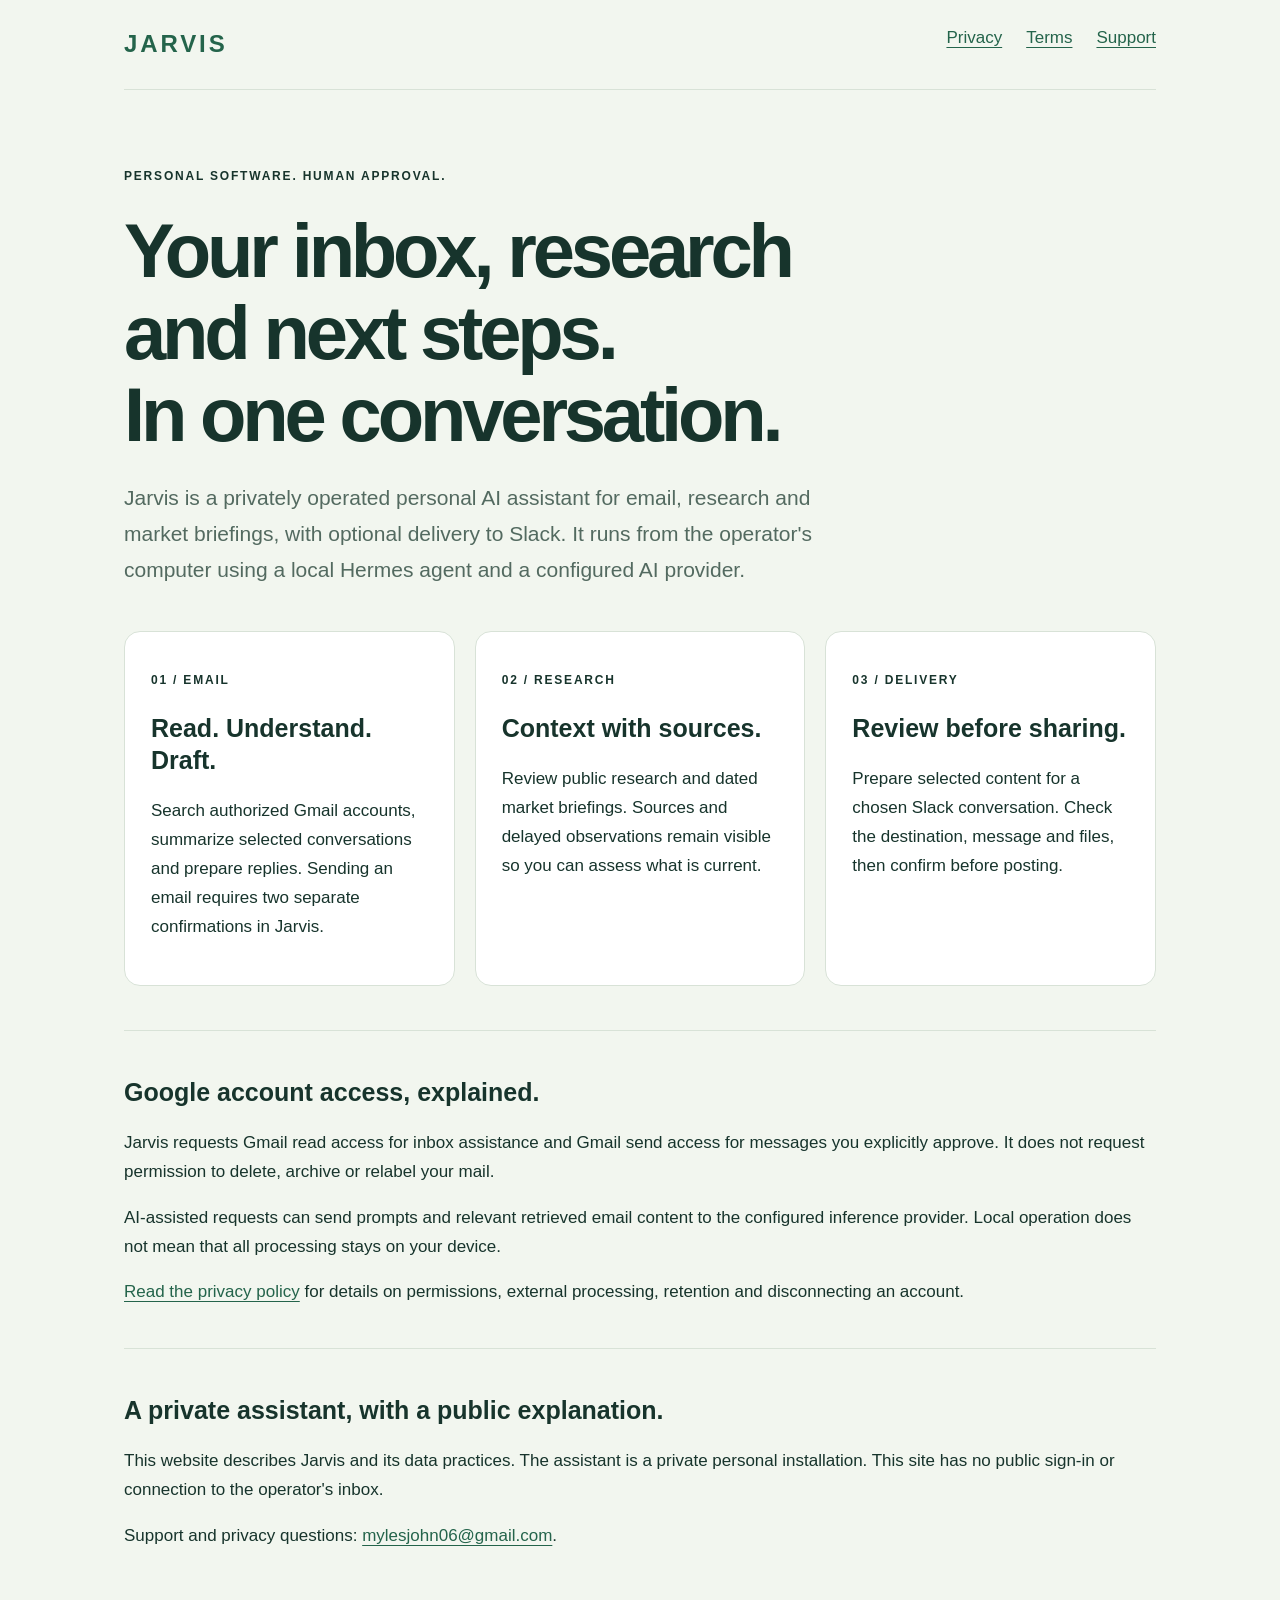
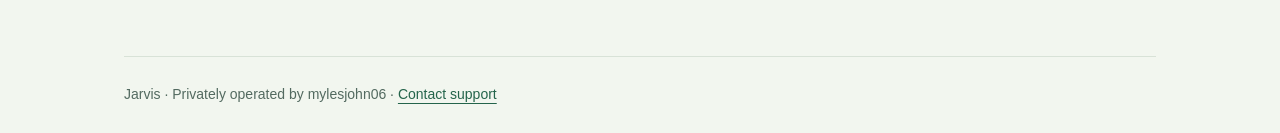
<file: index.html>
<!doctype html><html lang="en"><head><meta charset="utf-8"><meta name="viewport" content="width=device-width,initial-scale=1"><meta name="description" content="Jarvis personal assistant: Gmail, research, reviewed Slack delivery, privacy and support."><title>Personal AI assistant | Jarvis</title><link rel="stylesheet" href="./styles.css"></head><body><div class="wrap"><nav aria-label="Main navigation"><a class="brand" href="./">JARVIS</a><div><a href="./privacy/">Privacy</a><a href="./terms/">Terms</a><a href="mailto:mylesjohn06@gmail.com">Support</a></div></nav><main><p class="eyebrow">Personal software. Human approval.</p><h1>Your inbox, research<br>and next steps.<br>In one conversation.</h1><p class="lead">Jarvis is a privately operated personal AI assistant for email, research and market briefings, with optional delivery to Slack. It runs from the operator's computer using a local Hermes agent and a configured AI provider.</p><div class="cards"><section class="card"><p class="eyebrow">01 / Email</p><h2>Read. Understand. Draft.</h2><p>Search authorized Gmail accounts, summarize selected conversations and prepare replies. Sending an email requires two separate confirmations in Jarvis.</p></section><section class="card"><p class="eyebrow">02 / Research</p><h2>Context with sources.</h2><p>Review public research and dated market briefings. Sources and delayed observations remain visible so you can assess what is current.</p></section><section class="card"><p class="eyebrow">03 / Delivery</p><h2>Review before sharing.</h2><p>Prepare selected content for a chosen Slack conversation. Check the destination, message and files, then confirm before posting.</p></section></div><section><h2>Google account access, explained.</h2><p>Jarvis requests Gmail read access for inbox assistance and Gmail send access for messages you explicitly approve. It does not request permission to delete, archive or relabel your mail.</p><p>AI-assisted requests can send prompts and relevant retrieved email content to the configured inference provider. Local operation does not mean that all processing stays on your device.</p><p><a href="privacy/">Read the privacy policy</a> for details on permissions, external processing, retention and disconnecting an account.</p></section><section><h2>A private assistant, with a public explanation.</h2><p>This website describes Jarvis and its data practices. The assistant is a private personal installation. This site has no public sign-in or connection to the operator's inbox.</p><p>Support and privacy questions: <a href="mailto:mylesjohn06@gmail.com">mylesjohn06@gmail.com</a>.</p></section></main><footer>Jarvis · Privately operated by mylesjohn06 · <a href="mailto:mylesjohn06@gmail.com">Contact support</a></footer></div></body></html>
</file>
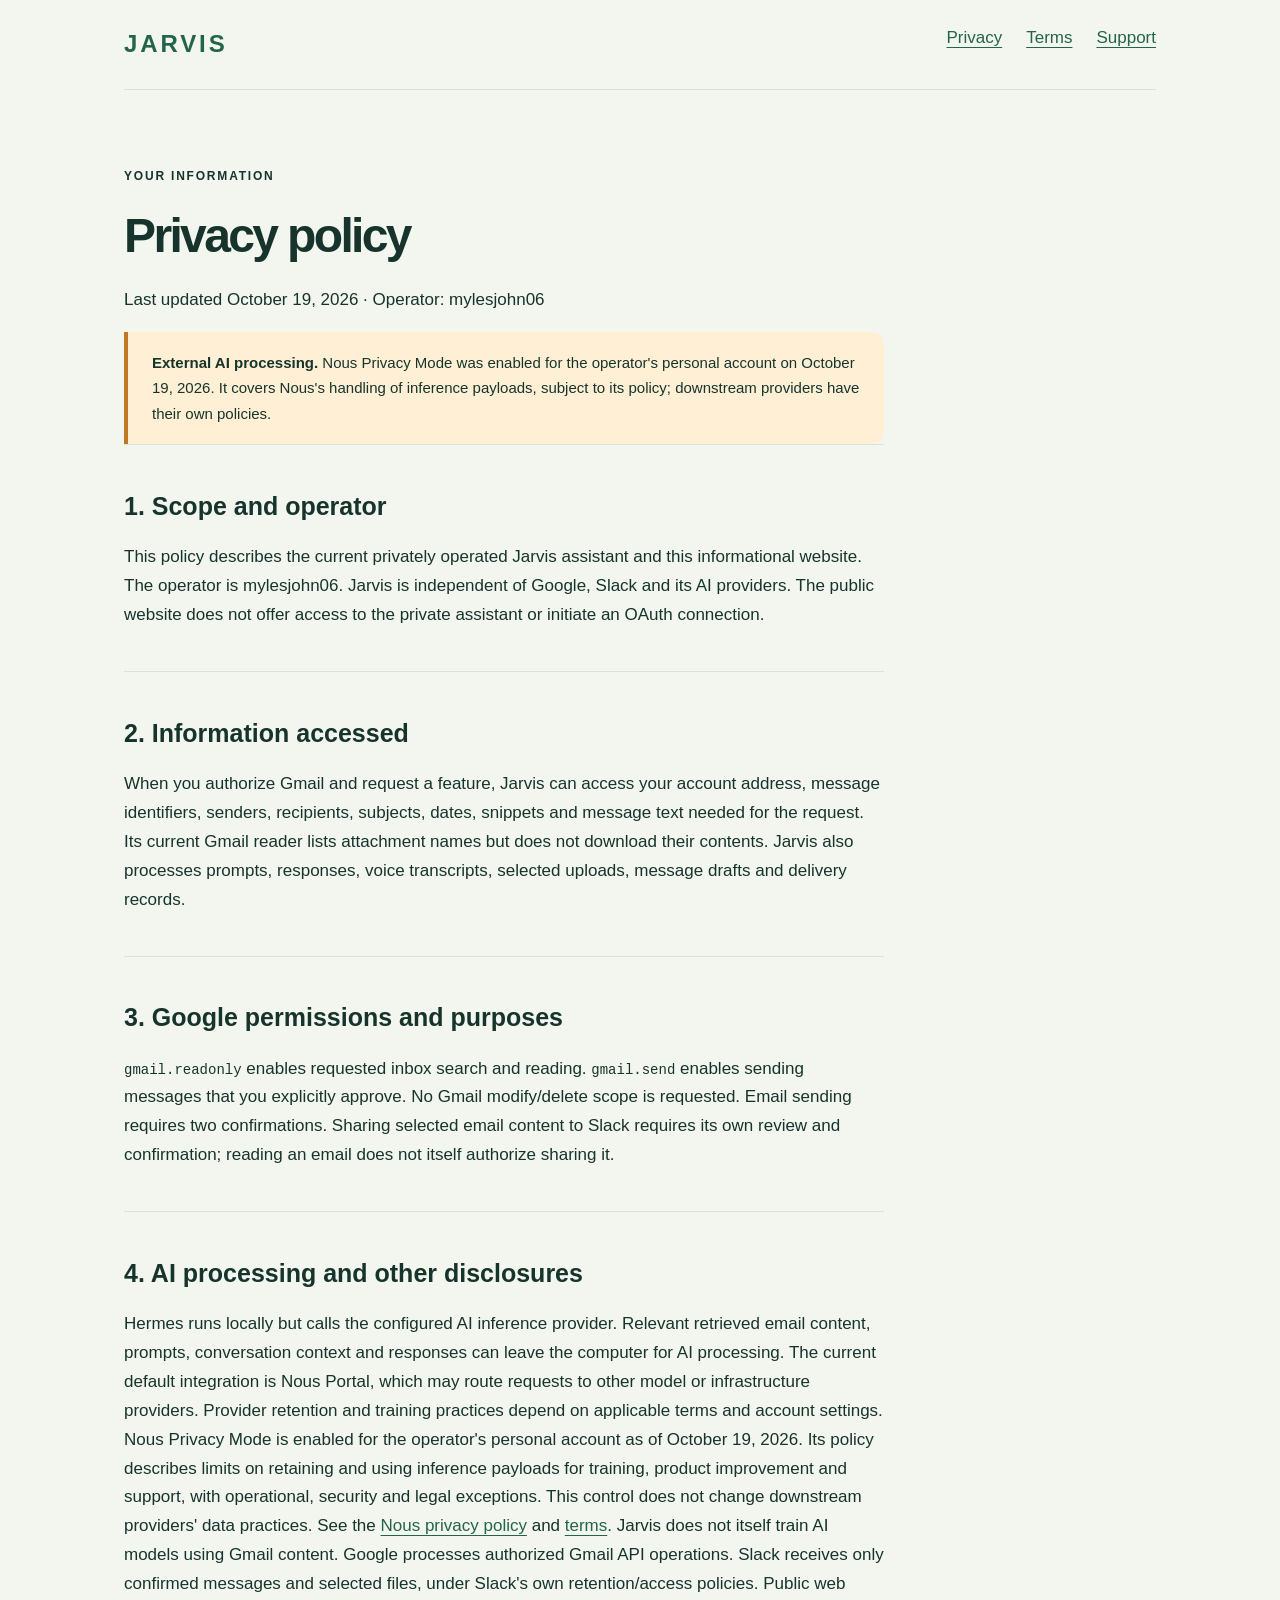
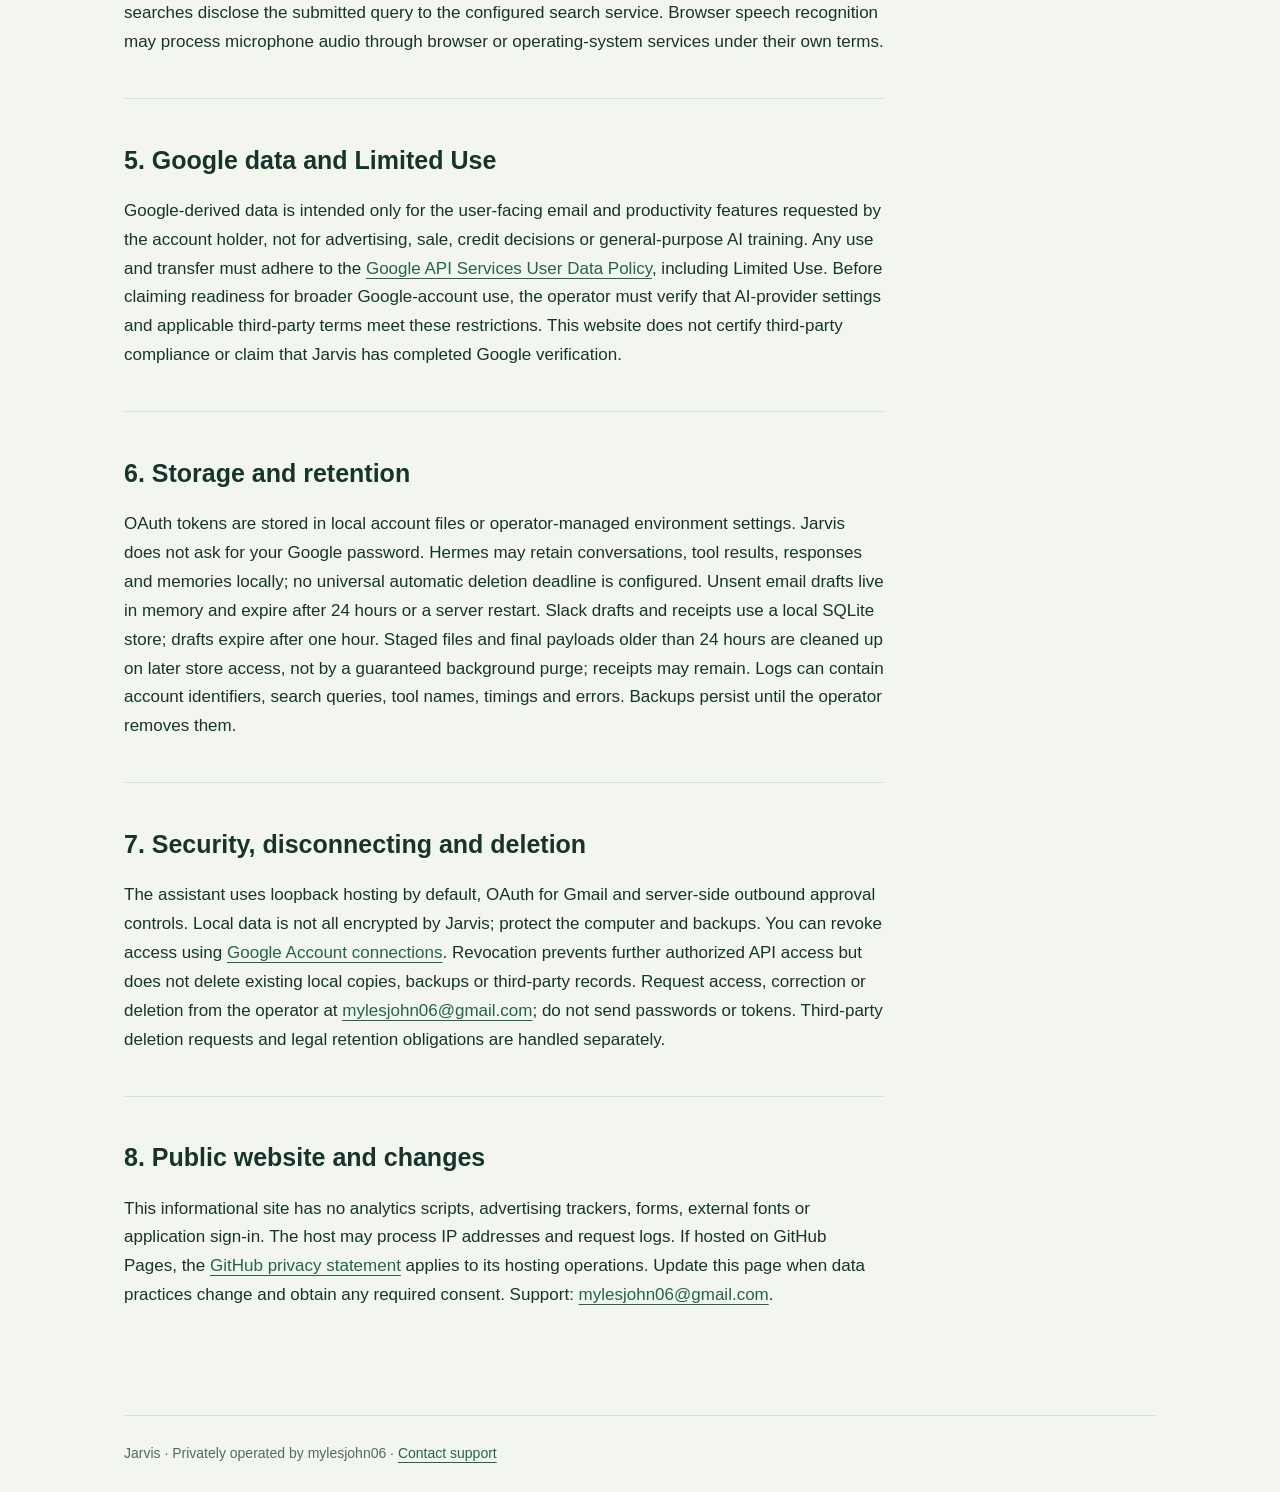
<file: privacy/index.html>
<!doctype html><html lang="en"><head><meta charset="utf-8"><meta name="viewport" content="width=device-width,initial-scale=1"><meta name="description" content="Jarvis personal assistant: Gmail, research, reviewed Slack delivery, privacy and support."><title>Privacy policy | Jarvis</title><link rel="stylesheet" href="../styles.css"></head><body><div class="wrap"><nav aria-label="Main navigation"><a class="brand" href="../">JARVIS</a><div><a href="../privacy/">Privacy</a><a href="../terms/">Terms</a><a href="mailto:mylesjohn06@gmail.com">Support</a></div></nav><main><article class="policy"><p class="eyebrow">Your information</p><h1>Privacy policy</h1><p>Last updated October 19, 2026 · Operator: mylesjohn06</p><aside class="note"><strong>External AI processing.</strong> Nous Privacy Mode was enabled for the operator's personal account on October 19, 2026. It covers Nous's handling of inference payloads, subject to its policy; downstream providers have their own policies.</aside><section><h2>1. Scope and operator</h2><p>This policy describes the current privately operated Jarvis assistant and this informational website. The operator is mylesjohn06. Jarvis is independent of Google, Slack and its AI providers. The public website does not offer access to the private assistant or initiate an OAuth connection.</p></section><section><h2>2. Information accessed</h2><p>When you authorize Gmail and request a feature, Jarvis can access your account address, message identifiers, senders, recipients, subjects, dates, snippets and message text needed for the request. Its current Gmail reader lists attachment names but does not download their contents. Jarvis also processes prompts, responses, voice transcripts, selected uploads, message drafts and delivery records.</p></section><section><h2>3. Google permissions and purposes</h2><p><code>gmail.readonly</code> enables requested inbox search and reading. <code>gmail.send</code> enables sending messages that you explicitly approve. No Gmail modify/delete scope is requested. Email sending requires two confirmations. Sharing selected email content to Slack requires its own review and confirmation; reading an email does not itself authorize sharing it.</p></section><section><h2>4. AI processing and other disclosures</h2><p>Hermes runs locally but calls the configured AI inference provider. Relevant retrieved email content, prompts, conversation context and responses can leave the computer for AI processing. The current default integration is Nous Portal, which may route requests to other model or infrastructure providers. Provider retention and training practices depend on applicable terms and account settings. Nous Privacy Mode is enabled for the operator's personal account as of October 19, 2026. Its policy describes limits on retaining and using inference payloads for training, product improvement and support, with operational, security and legal exceptions. This control does not change downstream providers' data practices. See the <a href="https://portal.nousresearch.com/privacy">Nous privacy policy</a> and <a href="https://portal.nousresearch.com/terms">terms</a>. Jarvis does not itself train AI models using Gmail content. Google processes authorized Gmail API operations. Slack receives only confirmed messages and selected files, under Slack's own retention/access policies. Public web searches disclose the submitted query to the configured search service. Browser speech recognition may process microphone audio through browser or operating-system services under their own terms.</p></section><section><h2>5. Google data and Limited Use</h2><p>Google-derived data is intended only for the user-facing email and productivity features requested by the account holder, not for advertising, sale, credit decisions or general-purpose AI training. Any use and transfer must adhere to the <a href="https://developers.google.com/terms/api-services-user-data-policy">Google API Services User Data Policy</a>, including Limited Use. Before claiming readiness for broader Google-account use, the operator must verify that AI-provider settings and applicable third-party terms meet these restrictions. This website does not certify third-party compliance or claim that Jarvis has completed Google verification.</p></section><section><h2>6. Storage and retention</h2><p>OAuth tokens are stored in local account files or operator-managed environment settings. Jarvis does not ask for your Google password. Hermes may retain conversations, tool results, responses and memories locally; no universal automatic deletion deadline is configured. Unsent email drafts live in memory and expire after 24 hours or a server restart. Slack drafts and receipts use a local SQLite store; drafts expire after one hour. Staged files and final payloads older than 24 hours are cleaned up on later store access, not by a guaranteed background purge; receipts may remain. Logs can contain account identifiers, search queries, tool names, timings and errors. Backups persist until the operator removes them.</p></section><section><h2>7. Security, disconnecting and deletion</h2><p>The assistant uses loopback hosting by default, OAuth for Gmail and server-side outbound approval controls. Local data is not all encrypted by Jarvis; protect the computer and backups. You can revoke access using <a href="https://myaccount.google.com/connections">Google Account connections</a>. Revocation prevents further authorized API access but does not delete existing local copies, backups or third-party records. Request access, correction or deletion from the operator at <a href="mailto:mylesjohn06@gmail.com">mylesjohn06@gmail.com</a>; do not send passwords or tokens. Third-party deletion requests and legal retention obligations are handled separately.</p></section><section><h2>8. Public website and changes</h2><p>This informational site has no analytics scripts, advertising trackers, forms, external fonts or application sign-in. The host may process IP addresses and request logs. If hosted on GitHub Pages, the <a href="https://docs.github.com/en/site-policy/privacy-policies/github-general-privacy-statement">GitHub privacy statement</a> applies to its hosting operations. Update this page when data practices change and obtain any required consent. Support: <a href="mailto:mylesjohn06@gmail.com">mylesjohn06@gmail.com</a>.</p></section></article></main><footer>Jarvis · Privately operated by mylesjohn06 · <a href="mailto:mylesjohn06@gmail.com">Contact support</a></footer></div></body></html>
</file>
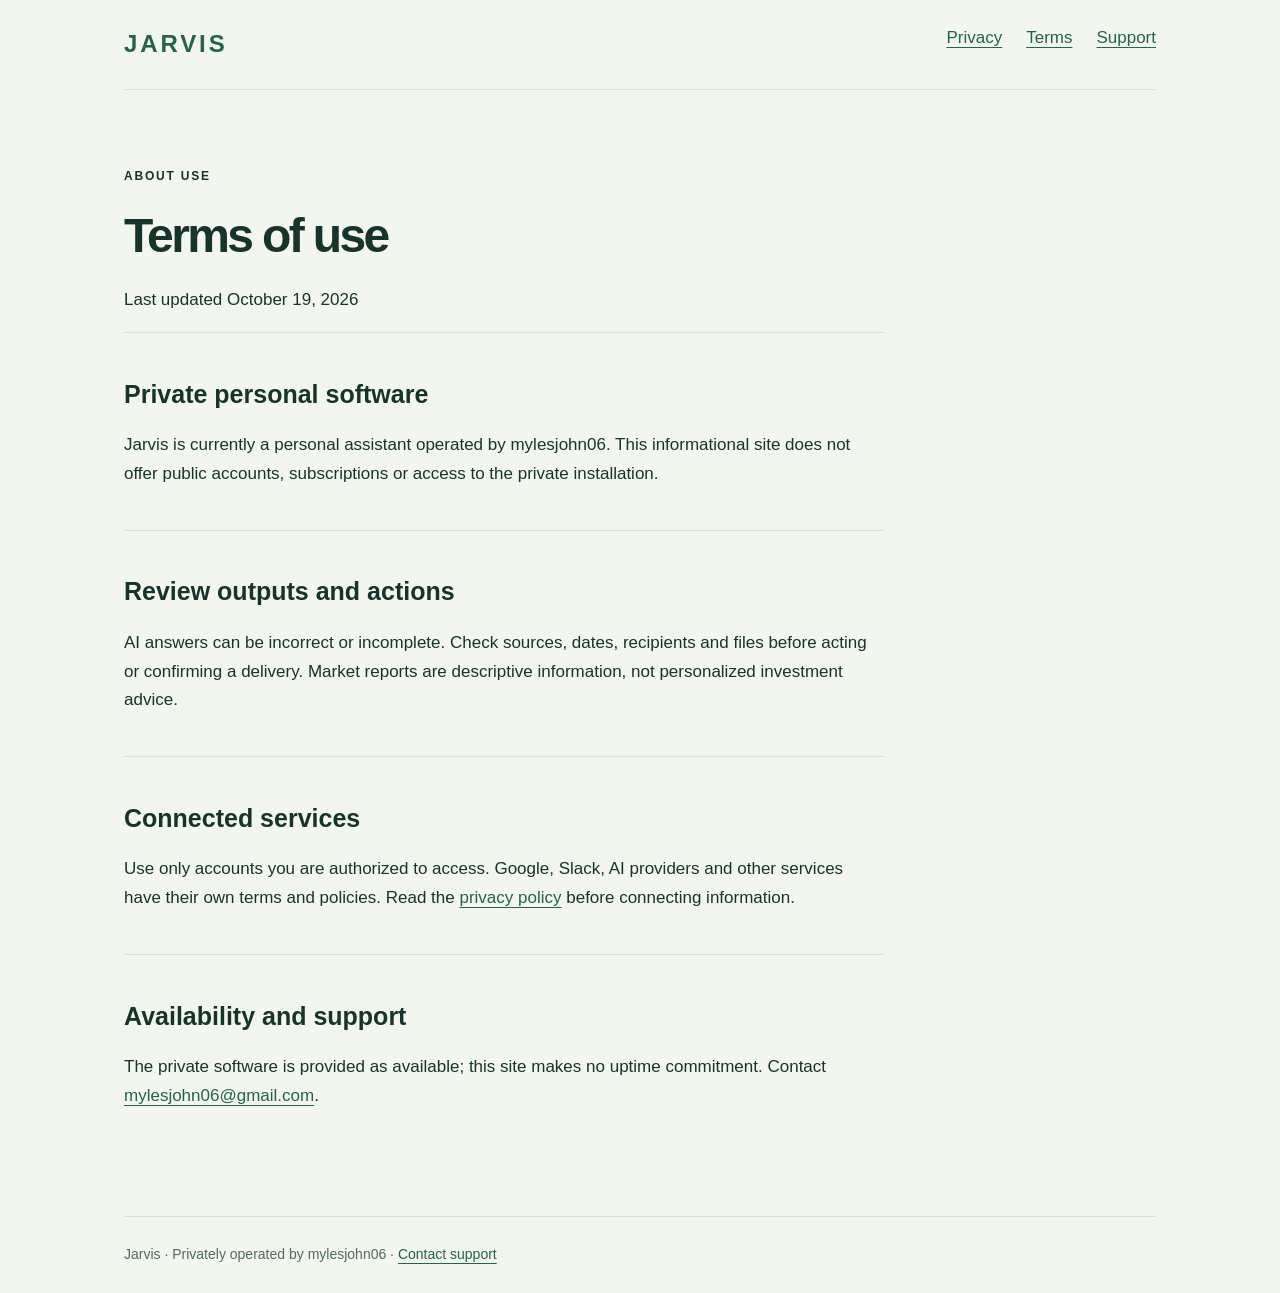
<file: terms/index.html>
<!doctype html><html lang="en"><head><meta charset="utf-8"><meta name="viewport" content="width=device-width,initial-scale=1"><meta name="description" content="Jarvis personal assistant: Gmail, research, reviewed Slack delivery, privacy and support."><title>Terms of use | Jarvis</title><link rel="stylesheet" href="../styles.css"></head><body><div class="wrap"><nav aria-label="Main navigation"><a class="brand" href="../">JARVIS</a><div><a href="../privacy/">Privacy</a><a href="../terms/">Terms</a><a href="mailto:mylesjohn06@gmail.com">Support</a></div></nav><main><article class="policy"><p class="eyebrow">About use</p><h1>Terms of use</h1><p>Last updated October 19, 2026</p><section><h2>Private personal software</h2><p>Jarvis is currently a personal assistant operated by mylesjohn06. This informational site does not offer public accounts, subscriptions or access to the private installation.</p></section><section><h2>Review outputs and actions</h2><p>AI answers can be incorrect or incomplete. Check sources, dates, recipients and files before acting or confirming a delivery. Market reports are descriptive information, not personalized investment advice.</p></section><section><h2>Connected services</h2><p>Use only accounts you are authorized to access. Google, Slack, AI providers and other services have their own terms and policies. Read the <a href="../privacy/">privacy policy</a> before connecting information.</p></section><section><h2>Availability and support</h2><p>The private software is provided as available; this site makes no uptime commitment. Contact <a href="mailto:mylesjohn06@gmail.com">mylesjohn06@gmail.com</a>.</p></section></article></main><footer>Jarvis · Privately operated by mylesjohn06 · <a href="mailto:mylesjohn06@gmail.com">Contact support</a></footer></div></body></html>
</file>
<file: styles.css>
*{box-sizing:border-box}body{margin:0;background:#f2f6ef;color:#17342c;font:17px/1.7 -apple-system,BlinkMacSystemFont,"Segoe UI",sans-serif}a{color:#24644b;text-underline-offset:4px;overflow-wrap:anywhere}.wrap{max-width:1080px;margin:auto;padding:0 24px}nav{display:flex;justify-content:space-between;gap:24px;flex-wrap:wrap;padding:24px 0;border-bottom:1px solid #d8e2d7}.brand{font-size:24px;font-weight:750;letter-spacing:.12em;text-decoration:none}nav div{display:flex;gap:24px}main{padding:64px 0}h1{font-size:clamp(40px,7vw,76px);line-height:1.08;letter-spacing:-.055em;margin:24px 0}h2{font-size:25px;line-height:1.3}.lead{font-size:21px;color:#536a60;max-width:740px}.eyebrow{text-transform:uppercase;letter-spacing:.15em;font-size:12px;font-weight:bold}.cards{display:grid;grid-template-columns:repeat(3,1fr);gap:20px;margin:44px 0}.card{padding:26px;border:1px solid #d8e2d7;background:#fff;border-radius:16px}.policy{max-width:760px}.policy h1{font-size:48px}section{padding:24px 0;border-top:1px solid #d8e2d7}.cards section{padding:26px}.note{padding:18px 24px;background:#fff0d5;border-left:4px solid #bd7925;border-radius:0 12px 12px 0;font-size:15px}p,li{overflow-wrap:anywhere}footer{padding:26px 0;border-top:1px solid #d8e2d7;font-size:14px;color:#536a60}code{font-size:14px}a:focus-visible{outline:3px solid #bd7925;outline-offset:5px}@media(max-width:680px){.cards{grid-template-columns:1fr}.wrap{padding:0 20px}main{padding:36px 0}.lead{font-size:19px}nav div{gap:14px}.policy h1{font-size:40px}}
</file>
